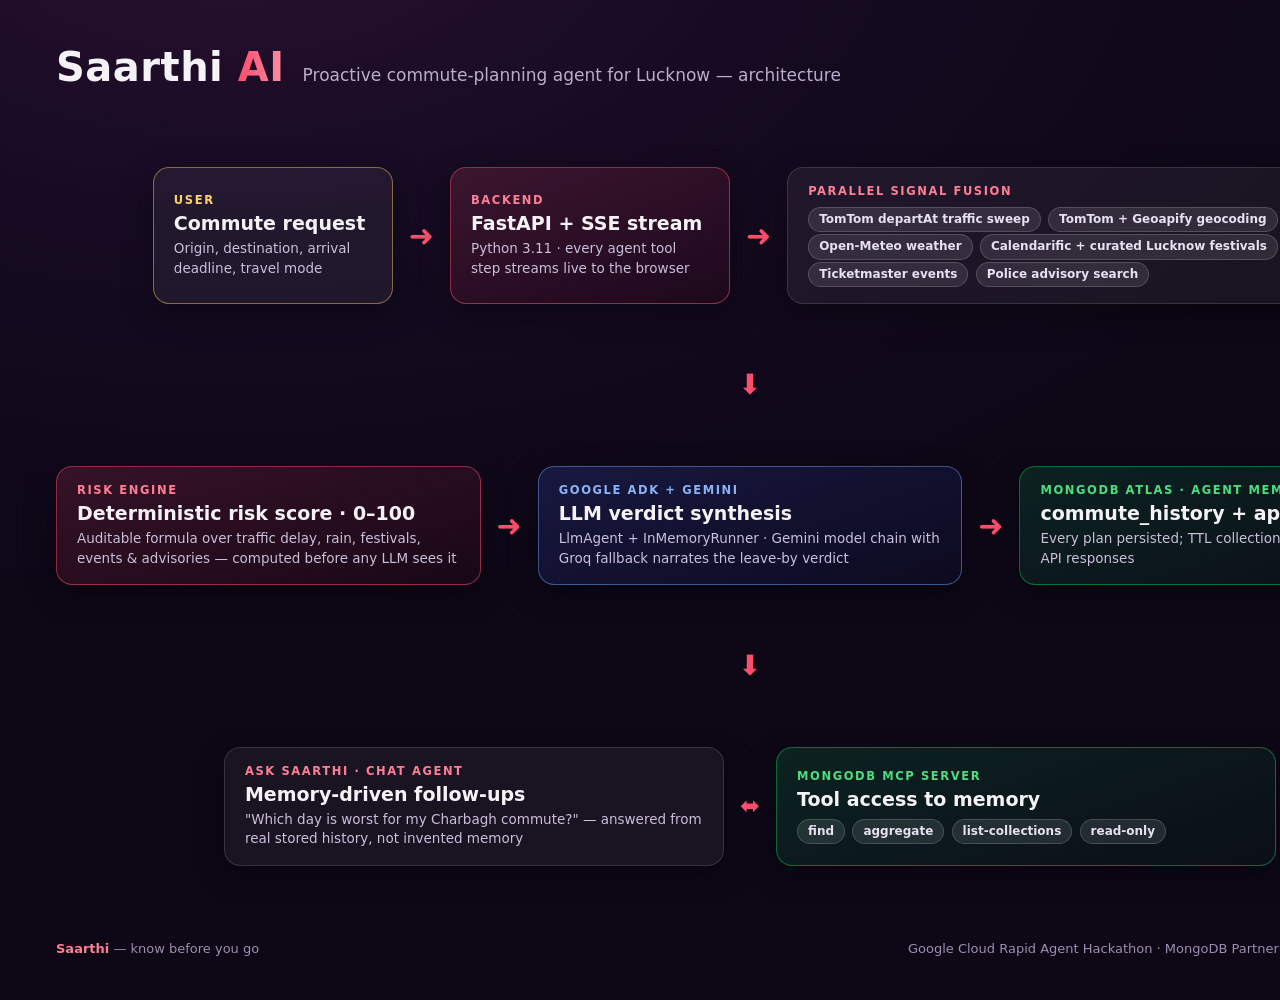
<file: images/architecture.html>
<!DOCTYPE html>
<html lang="en">
<head>
<meta charset="UTF-8">
<title>Saarthi AI — Architecture</title>
<style>
  * { margin: 0; padding: 0; box-sizing: border-box; }
  body {
    width: 1500px; height: 1000px; overflow: hidden;
    font-family: "Segoe UI", system-ui, sans-serif;
    background: radial-gradient(1200px 700px at 18% -10%, #2a1030 0%, #160b22 45%, #0d0716 100%);
    color: #F5F2F7; padding: 44px 56px;
    display: flex; flex-direction: column;
  }
  .head { display: flex; align-items: baseline; gap: 18px; margin-bottom: 10px; }
  .head h1 { font-size: 40px; letter-spacing: 0.5px; }
  .head h1 .ai { background: linear-gradient(90deg, #FF4D6D, #FF8FA3); -webkit-background-clip: text; background-clip: text; color: transparent; }
  .head .sub { font-size: 17px; color: #B9AECB; }
  .flow { flex: 1; display: flex; flex-direction: column; justify-content: space-evenly; }
  .row { display: flex; align-items: stretch; justify-content: center; gap: 14px; }
  .card {
    background: rgba(255,255,255,0.055);
    border: 1px solid rgba(255,255,255,0.13);
    border-radius: 16px; padding: 16px 20px;
    box-shadow: 0 10px 30px rgba(0,0,0,0.35);
    display: flex; flex-direction: column; justify-content: center; gap: 5px;
  }
  .card .tag { font-size: 11.5px; font-weight: 700; letter-spacing: 1.6px; color: #FF7E96; }
  .card h2 { font-size: 19px; font-weight: 700; }
  .card p { font-size: 13.5px; color: #C9BFDA; line-height: 1.45; }
  .card.user   { border-color: rgba(255,209,102,0.45); } .card.user .tag { color: #FFD166; }
  .card.crimson{ border-color: rgba(255,77,109,0.5); background: linear-gradient(160deg, rgba(255,77,109,0.16), rgba(122,9,32,0.10)); }
  .card.blue   { border-color: rgba(102,157,246,0.5); background: linear-gradient(160deg, rgba(66,103,244,0.18), rgba(20,40,120,0.10)); }
  .card.blue .tag { color: #8AB4F8; }
  .card.green  { border-color: rgba(0,237,100,0.4); background: linear-gradient(160deg, rgba(0,200,99,0.14), rgba(0,80,45,0.10)); }
  .card.green .tag { color: #4ADE80; }
  .arrow { align-self: center; font-size: 30px; color: #FF4D6D; padding: 0 2px; }
  .varrow { text-align: center; font-size: 28px; color: #FF4D6D; line-height: 1; }
  .tools { display: grid; grid-template-columns: repeat(6, 1fr); gap: 12px; }
  .tool {
    background: rgba(255,255,255,0.05); border: 1px solid rgba(255,255,255,0.12);
    border-radius: 13px; padding: 12px 14px;
  }
  .tool b { display: block; font-size: 14.5px; margin-bottom: 3px; }
  .tool span { font-size: 12px; color: #BBAFCE; line-height: 1.35; display: block; }
  .lane-label { font-size: 12px; font-weight: 700; letter-spacing: 2px; color: #9b8fb3; text-align: center; margin-bottom: 8px; }
  .pill { display: inline-block; font-size: 12px; font-weight: 600; padding: 3px 10px; border-radius: 999px; background: rgba(255,255,255,0.10); border: 1px solid rgba(255,255,255,0.16); margin: 2px 3px 0 0; color: #E7E0F0; }
  .foot { display: flex; justify-content: space-between; align-items: center; margin-top: 8px; color: #9b8fb3; font-size: 13px; }
  .foot .brand { color: #FF7E96; font-weight: 700; }
</style>
</head>
<body>

  <div class="head">
    <h1>Saarthi <span class="ai">AI</span></h1>
    <div class="sub">Proactive commute-planning agent for Lucknow — architecture</div>
  </div>

  <div class="flow">

    <div class="row">
      <div class="card user" style="width:240px">
        <div class="tag">USER</div>
        <h2>Commute request</h2>
        <p>Origin, destination, arrival deadline, travel mode</p>
      </div>
      <div class="arrow">&#10140;</div>
      <div class="card crimson" style="width:280px">
        <div class="tag">BACKEND</div>
        <h2>FastAPI + SSE stream</h2>
        <p>Python 3.11 · every agent tool step streams live to the browser</p>
      </div>
      <div class="arrow">&#10140;</div>
      <div class="card" style="width:560px">
        <div class="tag">PARALLEL SIGNAL FUSION</div>
        <p style="margin-top:2px">
          <span class="pill">TomTom departAt traffic sweep</span>
          <span class="pill">TomTom + Geoapify geocoding</span>
          <span class="pill">Open-Meteo weather</span>
          <span class="pill">Calendarific + curated Lucknow festivals</span>
          <span class="pill">Ticketmaster events</span>
          <span class="pill">Police advisory search</span>
        </p>
      </div>
    </div>

    <div class="varrow">&#11015;</div>

    <div class="row">
      <div class="card crimson" style="width:430px">
        <div class="tag">RISK ENGINE</div>
        <h2>Deterministic risk score · 0–100</h2>
        <p>Auditable formula over traffic delay, rain, festivals, events &amp; advisories — computed before any LLM sees it</p>
      </div>
      <div class="arrow">&#10140;</div>
      <div class="card blue" style="width:430px">
        <div class="tag">GOOGLE ADK + GEMINI</div>
        <h2>LLM verdict synthesis</h2>
        <p>LlmAgent + InMemoryRunner · Gemini model chain with Groq fallback narrates the leave-by verdict</p>
      </div>
      <div class="arrow">&#10140;</div>
      <div class="card green" style="width:430px">
        <div class="tag">MONGODB ATLAS · AGENT MEMORY</div>
        <h2>commute_history + api_cache</h2>
        <p>Every plan persisted; TTL collection auto-expires cached API responses</p>
      </div>
    </div>

    <div class="varrow">&#11015;</div>

    <div class="row">
      <div class="card" style="width:500px">
        <div class="tag">ASK SAARTHI · CHAT AGENT</div>
        <h2>Memory-driven follow-ups</h2>
        <p>"Which day is worst for my Charbagh commute?" — answered from real stored history, not invented memory</p>
      </div>
      <div class="arrow" style="font-size:24px">&#11020;</div>
      <div class="card green" style="width:500px">
        <div class="tag">MONGODB MCP SERVER</div>
        <h2>Tool access to memory</h2>
        <p style="margin-top:2px">
          <span class="pill">find</span>
          <span class="pill">aggregate</span>
          <span class="pill">list-collections</span>
          <span class="pill">read-only</span>
        </p>
      </div>
    </div>

  </div>

  <div class="foot">
    <div><span class="brand">Saarthi</span> — know before you go</div>
    <div>Google Cloud Rapid Agent Hackathon · MongoDB Partner Track · 121 tests passing</div>
  </div>

</body>
</html>
</file>
